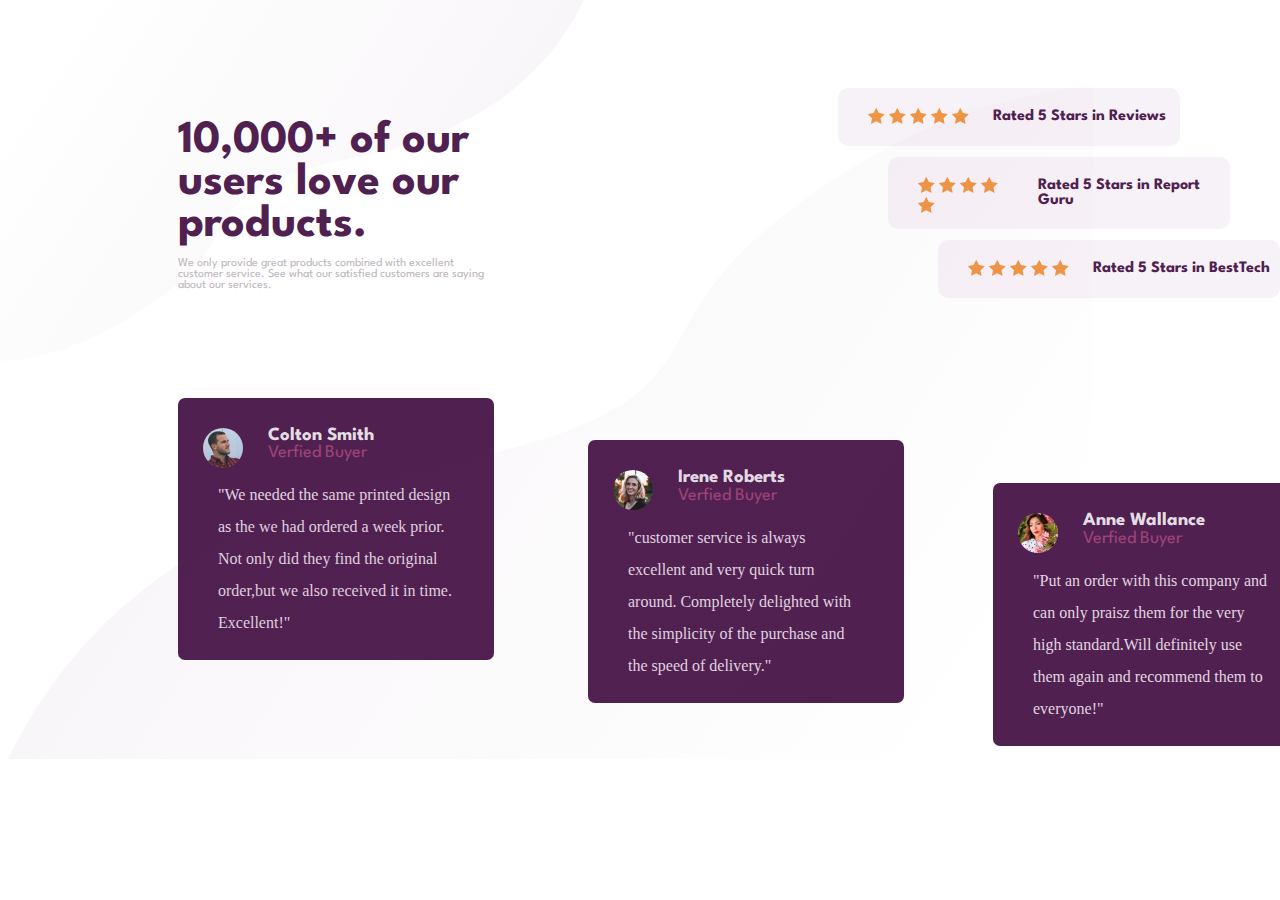
<file: Atelier 1/index.html>
<!DOCTYPE html>
<html lang="en">
<head>
    <meta charset="UTF-8">
    <meta name="viewport" content="width=device-width, initial-scale=1.0">
    <link rel="stylesheet" href="style.css">
    <link rel="preconnect" href="https://fonts.gstatic.com">
    <link rel="preconnect" href="https://fonts.gstatic.com">
<link href="https://fonts.googleapis.com/css2?family=Spartan:wght@400;500;700&display=swap" rel="stylesheet">
    <title>Atelier1</title>
    
</head>
<body>
    
    <div id="cont">

        <div class="description">
            <h1>10,000+ of our users love our products.</h1>
            <p>We only provide great products combined with excellent customer service. See what our satisfied customers are saying about our services. </p>


        </div>
        <div class="rating">
            <div class="stars1 star1">
                <div>
                <img src="images/icon-star.svg" alt="star">
                <img src="images/icon-star.svg" alt="star">
                <img src="images/icon-star.svg" alt="star">
                <img src="images/icon-star.svg" alt="star">
                <img src="images/icon-star.svg" alt="star">
                
            </div>
            <div class="rate"> <h4>Rated 5 Stars in Reviews</h4></div>
            </div>
            
            <div class="stars1 star2">
                <div>
                <img src="images/icon-star.svg" alt="star">
                <img src="images/icon-star.svg" alt="star">
                <img src="images/icon-star.svg" alt="star">
                <img src="images/icon-star.svg" alt="star">
                <img src="images/icon-star.svg" alt="star">
                
            </div>
            <div class="rate"> <h4>Rated 5 Stars in Report Guru</h4></div>
            </div>
            
            <div class="stars1 star3">
                <div>
                <img src="images/icon-star.svg" alt="star">
                <img src="images/icon-star.svg" alt="star">
                <img src="images/icon-star.svg" alt="star">
                <img src="images/icon-star.svg" alt="star">
                <img src="images/icon-star.svg" alt="star">
                
            </div>
            <div class="rate"> <h4>Rated 5 Stars in BestTech</h4></div>
            </div>
        </div>
        


    </div>
    <div id="footer">
        <div class="carré">
            <div class="profile">
                <img src="images/image-colton.jpg" alt="image-colton">
                <h3>Colton Smith</h3>
                <p>Verfied Buyer</p>
            </div>
            <div class="opinions">
                <p>"We needed the same printed design as the we had ordered a week prior.
                    Not only did they find the original order,but we also received it in time.
                    Excellent!"
                </p>
            </div>
        </div>
        <div class="carré c2">
            <div class="profile">
                <img src="images/image-irene.jpg" alt="image-colton">
                <h3>Irene Roberts</h3>
                <p>Verfied Buyer</p>
            </div>
            <div class="opinions">
                <p>"customer service is always excellent and very quick turn around. Completely
                    delighted with the simplicity of the purchase and the speed of delivery."
                </p>
            </div>
        </div>
        <div class="carré c3">
            <div class="profile">
                <img src="images/image-anne.jpg" alt="image-colton">
                <h3>Anne Wallance</h3>
                <p>Verfied Buyer</p>
            </div>
            <div class="opinions">
                <p>"Put an order with this company and can only praisz them for the 
                    very high standard.Will definitely use them again and recommend them to everyone!"  </p>
            </div>
        </div>
    </div>
    <img class="down" src="images/bg-pattern-bottom-desktop.svg" alt="">
    
</body>
</html>
</file>
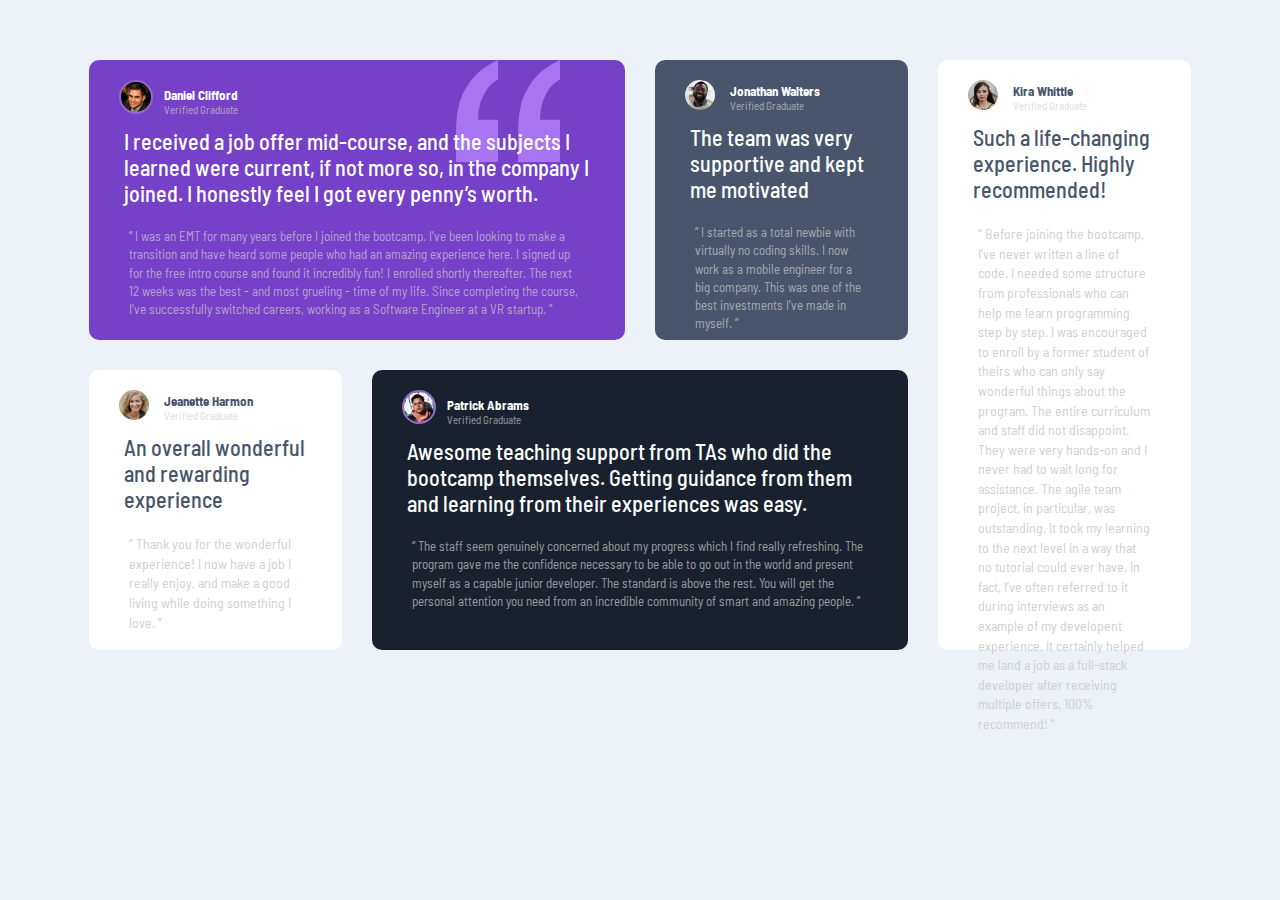
<file: atelier3/index.html>
<!DOCTYPE html>
<html lang="en">
<head>
    <meta charset="UTF-8">
    <meta name="viewport" content="width=device-width, initial-scale=1.0">
    <link rel="stylesheet" href="style.css">
    <link rel="shortcut icon" href="images/favicon-32x32.png" type="image/x-icon">
    <link rel="preconnect" href="https://fonts.gstatic.com">
    <link href="https://fonts.googleapis.com/css2?family=Barlow+Semi+Condensed:wght@500;600&display=swap" rel="stylesheet">
    <title>Atelier3</title>
</head>
<body>
    <section class="container">
       <div class="box1">
           <img class="border" src="images/image-daniel.jpg" alt="">
           <h2 class="yassine">Daniel Clifford</h2>
           <p class="verified">Verified Graduate</p>
           <h3 class="white">I received a job offer mid-course, and the subjects I learned were
            current, if not more so, in the company I joined. I honestly feel
            I got every penny’s worth. </h3>
           <p class="article1">“ I was an EMT for many years before I joined the bootcamp. I’ve
            been looking to make a transition and have heard some people who
            had an amazing experience here. I signed up for the free intro
            course and found it incredibly fun! I enrolled shortly thereafter.
            The next 12 weeks was the best - and most grueling - time of my
            life. Since completing the course, I’ve successfully switched
            careers, working as a Software Engineer at a VR startup. ”</p>
       </div>
       <div class="box2">
           <img class="jonathan" src="images/image-jonathan.jpg" alt="">
           <h2 class="yassine">Jonathan Walters</h2>
           <p class="verified">Verified Graduate</p>
           <h3 class="white">The team was very supportive and kept me motivated</h3>
           <p class="article2">“ I started as a total newbie with virtually no coding skills. I
            now work as a mobile engineer for a big company. This was one of
            the best investments I’ve made in myself. ”</p>
       </div>
       <div class="box3">
        <img class="jeanette" src="images/image-jeanette.jpg" alt="">
        <h2 class="azdoud">Jeanette Harmon</h2>
        <p class="verified">Verified Graduate</p>
        <h3 class="gris">An overall wonderful and rewarding experience</h3>
        <p class="opacity">“ Thank you for the wonderful experience! I now have a job I
            really enjoy, and make a good living while doing something I love.
            ”</p>
        </div>
       <div class="box4">
        <img class="border" src="images/image-patrick.jpg" alt="">
        <h2 class="yassine">Patrick Abrams</h2>
        <p class="verified">Verified Graduate</p>
        <h3 class="white">Awesome teaching support from TAs who did the bootcamp themselves.
            Getting guidance from them and learning from their experiences was
            easy.</h3>
        <p class="article4">“ The staff seem genuinely concerned about my progress which I
            find really refreshing. The program gave me the confidence
            necessary to be able to go out in the world and present myself as
            a capable junior developer. The standard is above the rest. You
            will get the personal attention you need from an incredible
            community of smart and amazing people. ”</p>
       </div>
       <div class="box5">
        <img class="kira" src="images/image-kira.jpg" alt="">
        <h2 class="azdoud">Kira Whittle</h2>
        <p class="verified">Verified Graduate</p>
        <h3 class="gris">Such a life-changing experience. Highly recommended!</h3>
        <p class="opacity">“ Before joining the bootcamp, I’ve never written a line of code.
            I needed some structure from professionals who can help me learn
            programming step by step. I was encouraged to enroll by a former
            student of theirs who can only say wonderful things about the
            program. The entire curriculum and staff did not disappoint. They
            were very hands-on and I never had to wait long for assistance.
            The agile team project, in particular, was outstanding. It took my
            learning to the next level in a way that no tutorial could ever
            have. In fact, I’ve often referred to it during interviews as an
            example of my developent experience. It certainly helped me land a
            job as a full-stack developer after receiving multiple offers.
            100% recommend! ”</p>
       </div>
    </section>
</body>
</html>
</file>
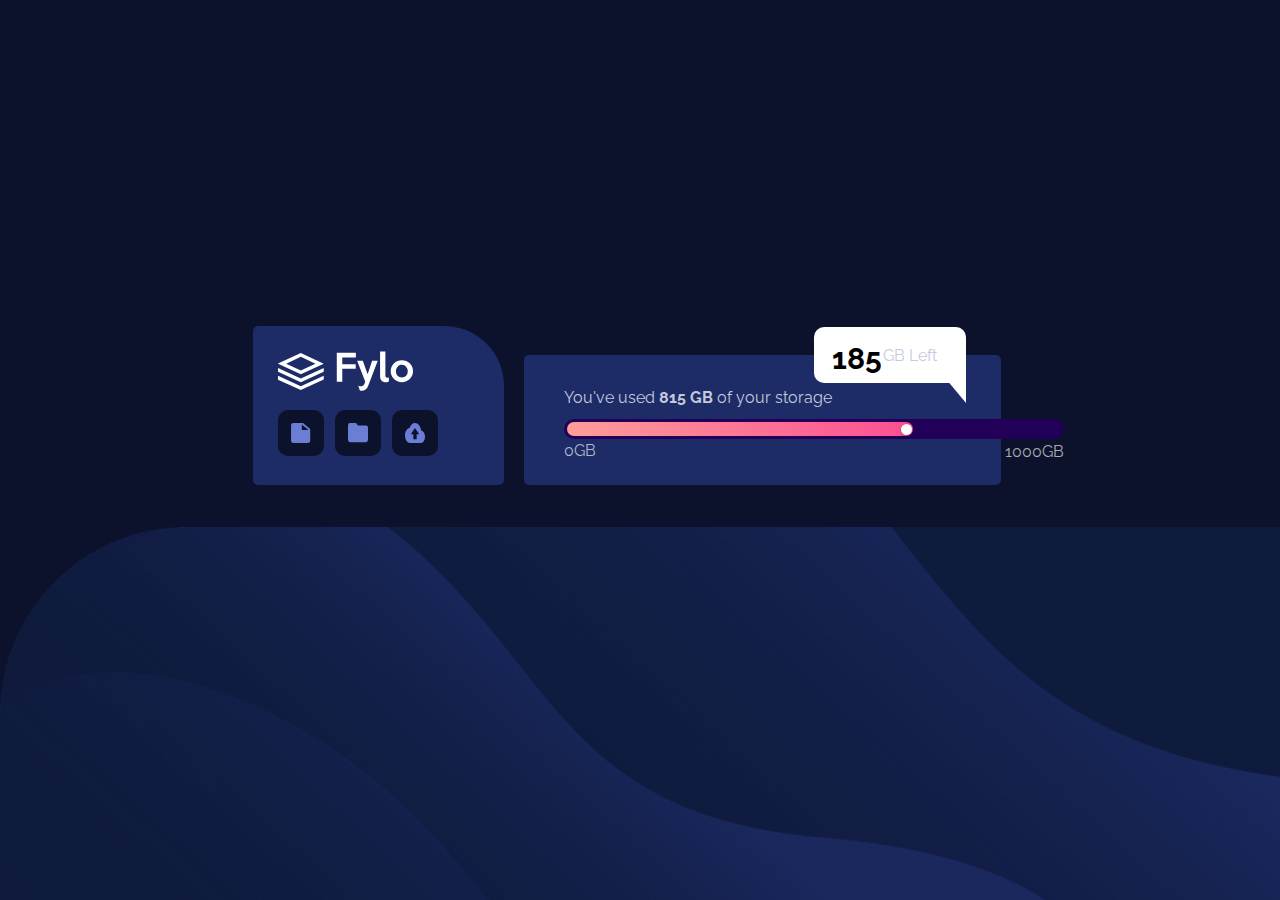
<file: atelier2/atelier.html>
<!DOCTYPE html>
<html lang="en">
<head>
    <meta charset="UTF-8">
    <meta name="viewport" content="width=device-width, initial-scale=1.0">
    <link rel="stylesheet" href="style.css">
    <link rel="shortcut icon" href="images/favicon-32x32.png" type="image/x-icon">
    <link rel="preconnect" href="https://fonts.gstatic.com/%22%3E" >
    <link href="https://fonts.googleapis.com/css2?family=Raleway:wght@400;700&display=swap" rel="stylesheet">
    <title>Atelie2</title>
</head>
<body>
    <div class="allbox">
    <section class="box1">
        <div class="logo"><img src="images/logo.svg" alt=""></div>
        <div class="icos">
        <img src="images/icon-document.svg" class="ic ic1" alt="">
        <img src="images/icon-folder.svg" class="ic ic2" alt="">
        <img src="images/icon-upload.svg" class="ic ic3" alt="">
    </div>
    </section>
    <section class="box2">
        <p>You've used <strong>815 GB</strong> of your storage</p>
        <div class="info">
            <strong>185</strong>
            <p>GB Left</p>
        </div>
    <div class="progress-bar">
     <div class="progress">
         <div class="btn"></div>
     </div>

    </div>
</section></div>
</body>
</html>
</file>
<file: Atelier 1/style.css>
body{
    background: url("images/bg-pattern-top-desktop.svg");
    background-repeat: no-repeat;
    font-family: 'Spartan', sans-serif;
    font-weight: 400, 500, 700;
    color: hsl(300, 43%, 22%) ;
}
.description {
    width: 25%;
    margin: 120px 0 0 170px;
}
.description h1{
    font-size: 46px;
    margin-bottom: 0;
}
.description p {
    font-size: 12px;
    color: hsl(300deg 4% 73%);;
}
.rating {
    margin-left: 830px;
    width: 35%;
    margin-top: -215px;
}
.stars1 {
    display: flex;
    background-color: hsl(300, 24%, 96%);
    margin-top: 11px;
    padding-left: 30px;
    padding-top: 20px;
    border-radius: 10px;
}
.rate {
    margin-left: 24px;
    margin-top: -20px;
}
.star1{
    margin-right: 100px;
}
.star2 {
    margin-left: 50px;
    margin-right: 50px;
}
.star3 {
    margin-left: 100px;
}
.carré {
    width: 25%;
    margin-top: 100px;
    margin-left: 170px;
    background-color: hsl(300, 43%, 22%);
    border-radius: 7px;
}
.profile {
    padding-top: 30px;
    margin-left: 25px;
}
.profile img {
    border-radius: 50%;
    height: 40px;
}
.profile p {
    margin-left: 65px;
    margin-top: -18px;
    color: hsl(333deg 80% 67% / 51%);
    font-size: 18px;
}
.profile h3 {
    color: hsl(0deg 0% 100% / 87%);
    margin-left: 65px;
    margin-top: -45px;
}
.opinions {
    color: hsl(300deg 15% 86%);
    margin-left: 40px;
    font-size: 16px;
    line-height: 2;
    margin-right: 25px;
    padding-bottom: 5px;
    font-family: auto;
    width: 75%;
}
.c2 {
    margin-top: -220px;
    margin-left: 580px;
}
.c3 {
    margin-top: -220px;
    margin-left: 985px;
}
.down {margin-top: -660px;}

@media screen and (max-width:500px) {
            
    body{
background: url("images/bg-pattern-top-mobile.svg");
background-repeat: no-repeat;
font-family: 'Spartan', sans-serif;
font-weight: 400, 500, 700;
color: hsl(300, 43%, 22%) ;
flex-direction: column;
}
.star1{
    margin: 0px;
}

.description {
    width: 100%;
    margin: 0;
}

.description h1 {
font-family: 'Spartan', sans-serif;
font-weight: 800!important;
text-align: center;
margin-top: 50px;
}
.description p {

color: hsl(303deg 10% 53% / 40%);
text-align: center;
font-size: 14px;
margin-bottom: 50px;
}
.rating {
    width: 100%;
    margin: 0;
}

.stars1 {

background-color: hsl(300, 24%, 96%);
border-radius: 5px;
text-align: center;
line-height: 0.2;
padding: 10px 0 1px;
display: grid;
    grid-gap: 20px;
    margin-bottom: 13px;
}
.star2 {
    margin: 0 0 13px 0;
}
.star3 {
margin: 0px;
margin-bottom: 50px;
}
.carré {
background-color: hsl(300, 43%, 22%);
border-radius: 5px;
margin: 0 0 20px;
width: 100%;
}
.profile {
padding-top: 30px;
margin-left: 25px;
}

.profile img {
border-radius: 50%;
height: 40px;
}
.profile p {
margin-left: 65px;
margin-top: -18px;
color: hsl(333deg 80% 67% / 51%);
font-size: 18px;
}
.profile h3 {
color: hsl(0deg 0% 100% / 87%);
margin-left: 65px;
margin-top: -45px;
}
.opinions {
    color: hsl(300deg 15% 86%);
    margin-left: 25px;
    font-size: 16px;
    line-height: 2;
    margin-right: 0px;
    padding-bottom: 5px;
    font-family: 'Spartan';
    width: 85%;
}
.down {
max-width: 265px;
margin-top: -160px;
}
}
</file>
<file: atelier3/style.css>
body {
    font-family: 'Barlow Semi Condensed', sans-serif;
    background-color: hsl(210, 46%, 95%);
    font-size: 13px;
}
.container {
    display: grid;
    grid-template-columns: 20% 20% 20% 20%;
    grid-template-rows: 300px 300px;
    column-gap: 30px;
    row-gap: 10px;
    margin: 60px 0;
    justify-content: center;
}
.box1 {
    width: 100%;
    height: 280px;
    background-color: hsl(263, 55%, 52%);
    border-radius: 10px;
    grid-column: 1/3;
    grid-row: 1/2;
    background-image: url(images/bg-pattern-quotation.svg);
    background-repeat: no-repeat;
    background-position-x: 85%;
}
.box2 {
    width: 100%;
    height: 280px;
    background-color: hsl(217, 19%, 35%);
    border-radius: 10px;
    grid-column: 3/4;
    grid-row: 1/2;
}
.box3 {
    width: 100%;
    height: 280px;
    background-color: hsl(0, 0%, 100%);
    border-radius: 10px;
    grid-column: 1/2;
    grid-row: 2/3;
}
.box4 {
    width: 100%;
    height: 280px;
    background-color: hsl(219, 29%, 14%);
    border-radius: 10px;
    grid-column: 2/4;
    grid-row: 2/3;
}
.box5 {
    width: 100%;
    height: 590px;
    background-color: hsl(0, 0%, 100%);
    border-radius: 10px;
    grid-column: 4/5;
    grid-row: 1/3;
}
p.article5 {
    font-size: 14px;
}
.azdoud {
    color: hsl(217, 19%, 35%);
}
.yassine {
    color: hsl(0, 0%, 100%);
}

img {
    border-radius: 50%;
    margin: 20px 30px;
    height: 30px;
    width: 30px;
}
h2 {
    margin-left: 75px;
    margin-top: -50px;
    font-size: 13px;
}
h3 {
    margin: 2px 35px;
    font-size: 22px;
    font-weight: 500;
}
p {
    color: hsl(0, 0%, 81%);
    padding: 8px 40px 0;
    line-height: 1.4;
    opacity: 70%;
}
.white {
    color: hsl(0, 0%, 100%);
}
.gris {
    color: hsl(217, 19%, 35%);
}
.verified {
    margin-left: 35px;
    margin-top: -20px;
    font-size: 11px;
}
.opacity{
    opacity: initial;
    font-size: 14px;
}
.border{
    border: 2px solid rgb(143 107 206);
}
@media screen and (max-width:600px){
    .container{
    display: flex;
    flex-direction: column;}

    div {
        height: max-content!important;
        padding-bottom: 10px;
    }
}
</file>
<file: atelier2/style.css>
body{
    
    background-color: hsl(229, 57%, 11%);
    background-image: url(images/bg-desktop.png);
    background-repeat: no-repeat;
    background-size: contain;
    font-family: "Raleway", sans-serif;
    height: 100vh;
    background-position: bottom;
    margin: 0;
    padding: 0;
}
.box1 {
    width: 18%;
    background: hsl(228, 56%, 26%);
    padding: 25px 0 25px 25px;
    border-radius: 5px 60px 5px 5px;
}
.icos {
    margin-top: 15px;
}
.ic {
    background-color: hsl(229, 57%, 11%);
    height: 20px;
    padding: 13px;
    width: 20px;
    margin-right: 7px;
    border-radius: 10px;
}
section.box2 {
    background-color: #1d2c67;
    height: 120px;
    width: 38%;
    border-radius: 5px;
    margin-left: 20px;
    margin-top: 30px;
    padding-bottom: 10px;
   
}
.progress-bar{
    width: 500px;
    height: 20px;
    border-radius: 20px;
    background: #220059;
    display: flex;
    justify-content: start;
    align-items: center;
    margin-left: 40px;
    margin-top: 12px;
    
    }
        .progress{
        
    height: 14px;
    margin: 3px;
    width: calc(80% - 4px);
    border-radius: 10px;
    background-image: linear-gradient(45deg, #fe9f98, #fb4d92);
    text-align: right;
    display: flex;
    align-items: center;
    justify-content: flex-end;
        }
        .btn{
     height: 11px;
     width: 11px;
    background: #ffffff;
     margin-right: 1px;
    border-radius: 11px;
    box-shadow: #0000004d 0px 1px 3px;
        }
    .box2 p{
        color: hsl(230deg 27% 82%);
       margin: 18px 0 0 40px;
    padding-top: 15px;
    }
    .progress-bar::before {
        content: '0GB';
        position: absolute;
        margin-top: 42px;
        color: #ffffffa8;
    }
    .progress-bar::after {
        content: '1000GB';
        position: relative;
        margin-top: 44px;
        color: #ffffffa8;
        margin-left: 89px;
    }
    .allbox {
        display: flex;
        height: 90%;
        width: 98%;
        flex-direction: row;
        justify-content: center;
        align-items: center;
        position: absolute;
    }
    .info strong {
        color: black;
        font-size: 30px;
        margin-right: -10px;
        margin-top: 7px!important;
    }
    .info p {
        margin: 11px;
        text-align: center;
        padding: 0;
    }
    .info {
        margin-top: -80px;
        position: absolute;
        background-color: #fff;
        right: 23%;
        text-align: center;
        display: flex;
        align-items: center;
        flex-direction: row;
        border-radius: 10px;
        padding: 7px 18px;
    }
    .info::after {
        border-left: 25px solid transparent;
        border-right: 0px solid transparent;
        border-top: 30px solid #fff;
        position: absolute;
        right: 0%;
        content: '';
        top: 46px;
    }
    @media screen and (max-width:500px){
        body{

        background-image: url(images/bg-mobile.png);
        background-size: cover;
        }
        .allbox {
            display: flex;
            flex-direction: column;
            max-width: 100%;
        }

        .box1 {
            min-width: 75%;
    padding: 25px 0 25px 45px;
        }
        .progress-bar {
            max-width: 80%;
            margin-left: 30px;
        }
        section.box2 {
            min-width: 86%;
            margin-left: 1px;
            margin-top: 20px;
        }
        .info {
            margin-top: 60px;
            right: 31%;
            width: 35%;
        }
        .info p {
            margin-left: 10px;
            margin-top: 6px;
        }
        .info::after{
            display: none;
        }
        .info strong {
            font-size: 40px;
        }
        .progress-bar::after{
            margin-left: 0;
        }
    }
</file>
